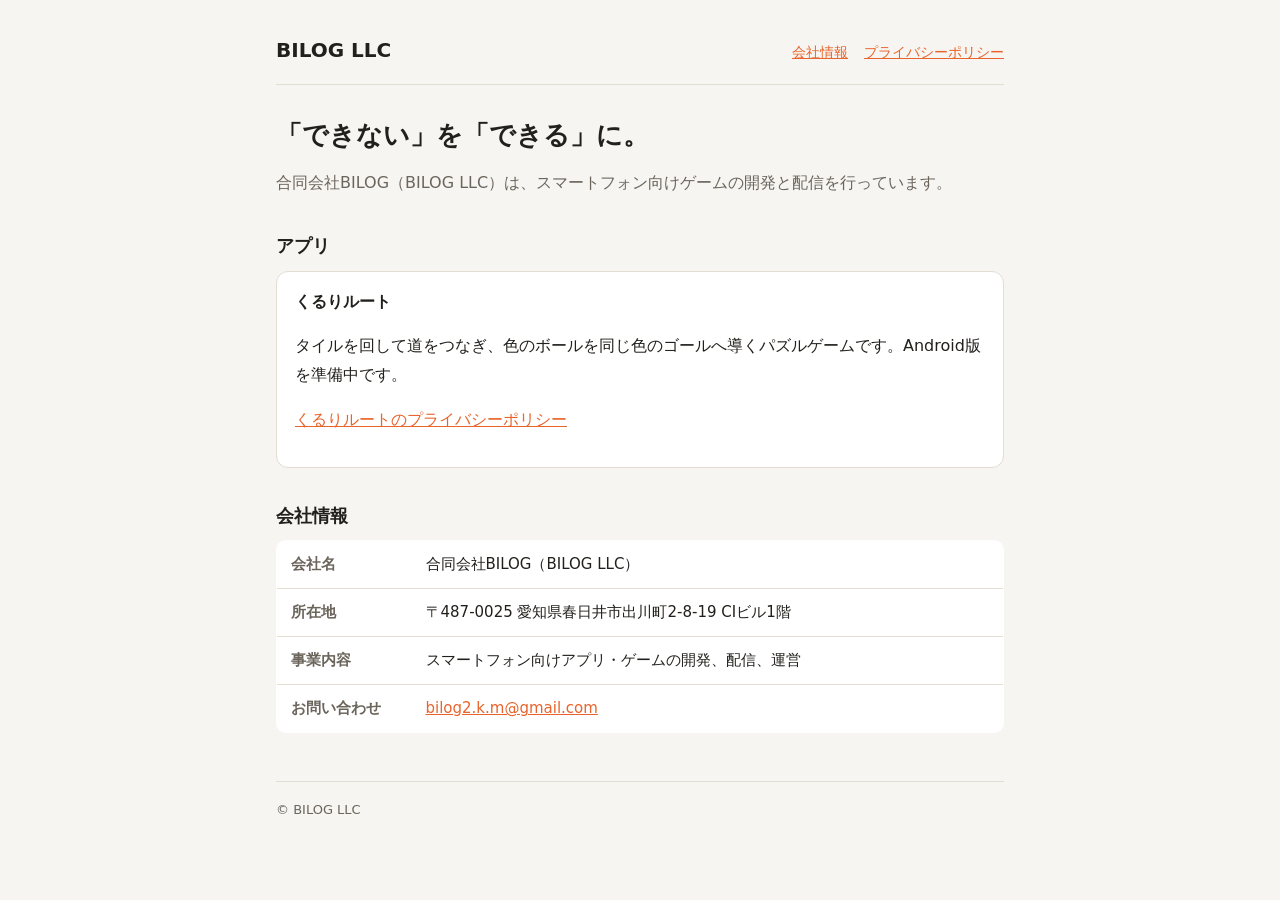
<file: index.html>
<!doctype html>
<html lang="ja">
  <head>
    <meta charset="utf-8" />
    <meta name="viewport" content="width=device-width, initial-scale=1" />
    <title>BILOG LLC</title>
    <meta name="description" content="合同会社BILOG（BILOG LLC）の会社情報とアプリの案内" />
    <link rel="stylesheet" href="style.css" />
  </head>
  <body>
    <div class="wrap">
      <header class="site">
        <a class="name" href="index.html">BILOG LLC</a>
        <nav><a href="index.html">会社情報</a><a href="privacy.html">プライバシーポリシー</a></nav>
      </header>

      <h1>「できない」を「できる」に。</h1>
      <p class="lead">合同会社BILOG（BILOG LLC）は、スマートフォン向けゲームの開発と配信を行っています。</p>

      <h2>アプリ</h2>
      <div class="card">
        <strong>くるりルート</strong>
        <p>タイルを回して道をつなぎ、色のボールを同じ色のゴールへ導くパズルゲームです。Android版を準備中です。</p>
        <p><a href="privacy.html">くるりルートのプライバシーポリシー</a></p>
      </div>

      <h2>会社情報</h2>
      <table>
        <tr><th>会社名</th><td>合同会社BILOG（BILOG LLC）</td></tr>
        <tr><th>所在地</th><td>〒487-0025 愛知県春日井市出川町2-8-19 CIビル1階</td></tr>
        <tr><th>事業内容</th><td>スマートフォン向けアプリ・ゲームの開発、配信、運営</td></tr>
        <tr><th>お問い合わせ</th><td><a href="mailto:bilog2.k.m@gmail.com">bilog2.k.m@gmail.com</a></td></tr>
      </table>

      <footer>© BILOG LLC</footer>
    </div>
  </body>
</html>
</file>
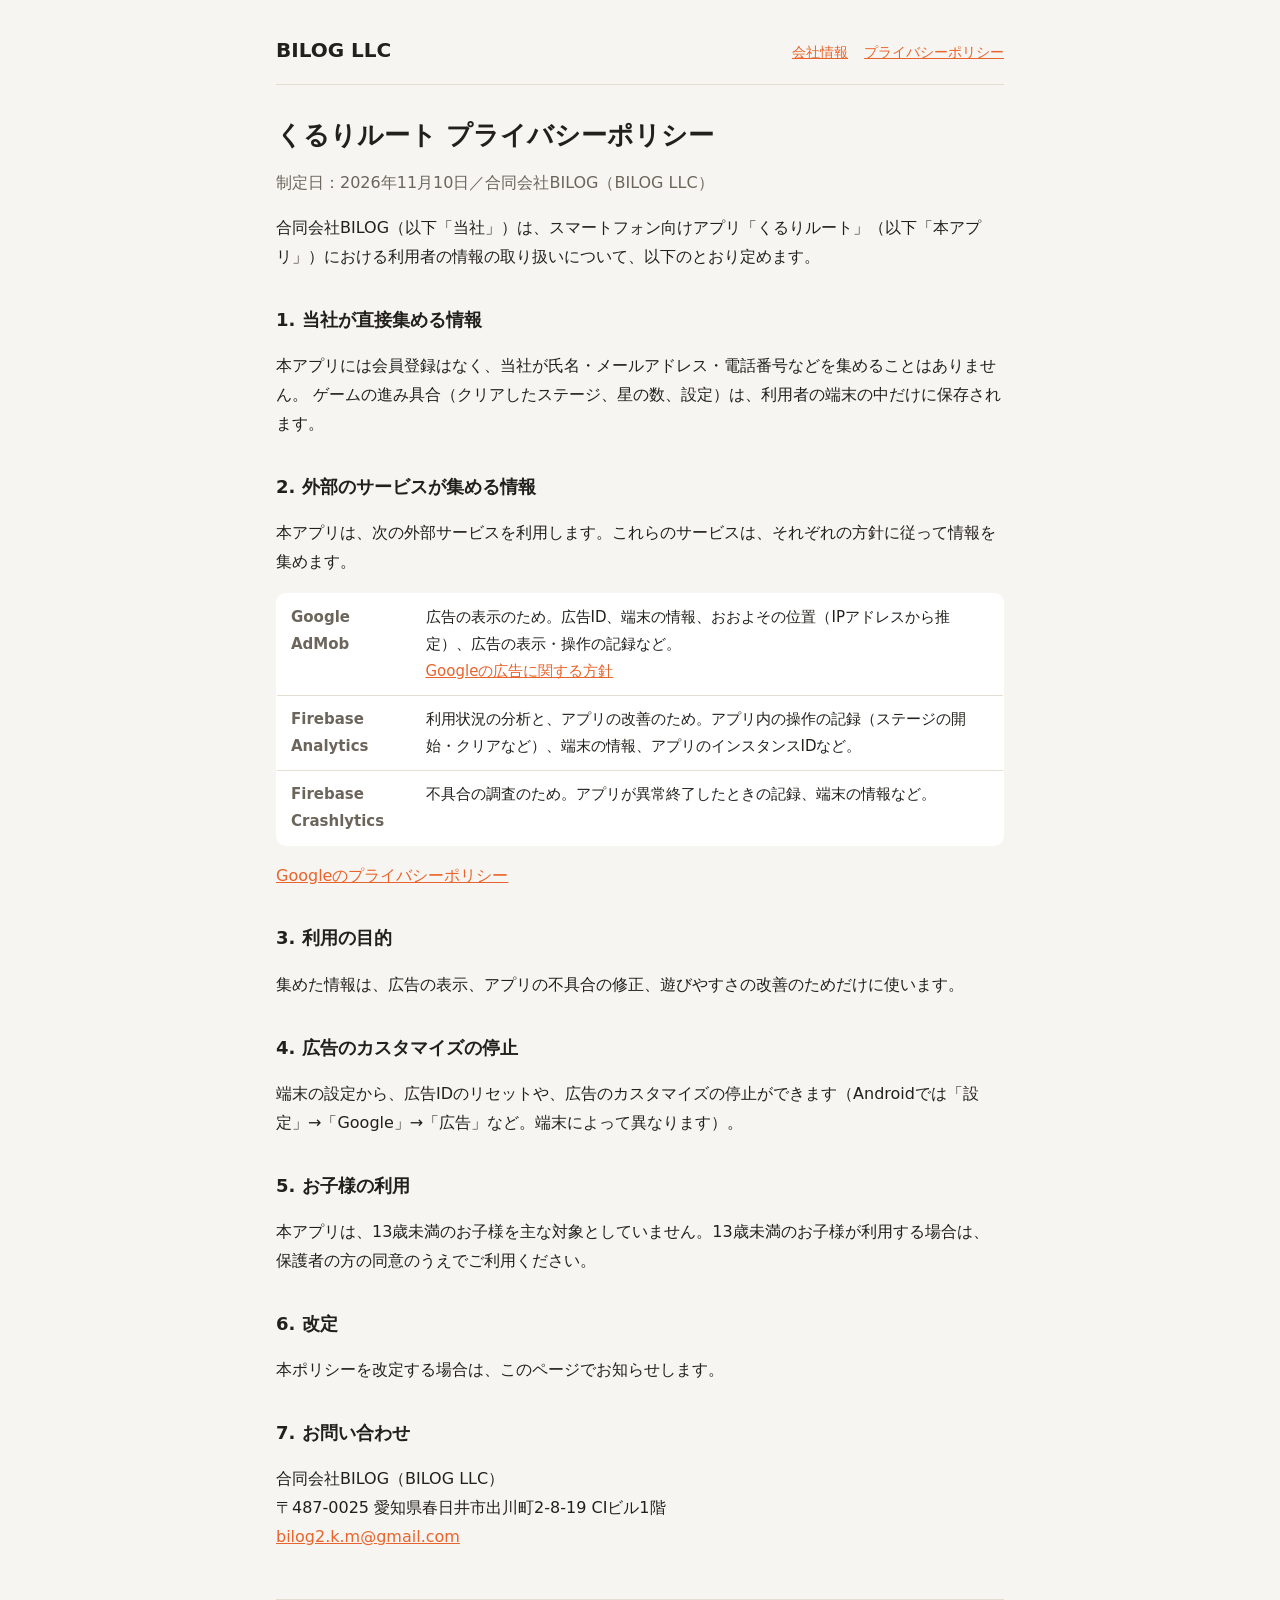
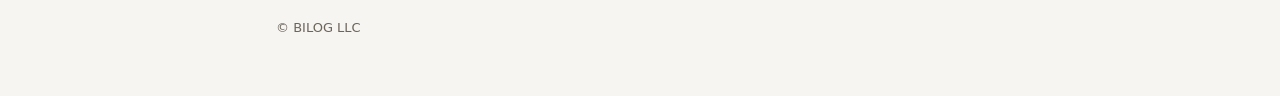
<file: privacy.html>
<!doctype html>
<html lang="ja">
  <head>
    <meta charset="utf-8" />
    <meta name="viewport" content="width=device-width, initial-scale=1" />
    <title>くるりルート プライバシーポリシー</title>
    <link rel="stylesheet" href="style.css" />
  </head>
  <body>
    <div class="wrap">
      <header class="site">
        <a class="name" href="index.html">BILOG LLC</a>
        <nav><a href="index.html">会社情報</a><a href="privacy.html">プライバシーポリシー</a></nav>
      </header>

      <h1>くるりルート プライバシーポリシー</h1>
      <p class="lead">制定日：2026年11月10日／合同会社BILOG（BILOG LLC）</p>

      <p>
        合同会社BILOG（以下「当社」）は、スマートフォン向けアプリ「くるりルート」（以下「本アプリ」）における利用者の情報の取り扱いについて、以下のとおり定めます。
      </p>

      <h2>1. 当社が直接集める情報</h2>
      <p>
        本アプリには会員登録はなく、当社が氏名・メールアドレス・電話番号などを集めることはありません。
        ゲームの進み具合（クリアしたステージ、星の数、設定）は、利用者の端末の中だけに保存されます。
      </p>

      <h2>2. 外部のサービスが集める情報</h2>
      <p>本アプリは、次の外部サービスを利用します。これらのサービスは、それぞれの方針に従って情報を集めます。</p>
      <table>
        <tr>
          <th>Google AdMob</th>
          <td>広告の表示のため。広告ID、端末の情報、おおよその位置（IPアドレスから推定）、広告の表示・操作の記録など。<br /><a href="https://policies.google.com/technologies/ads?hl=ja">Googleの広告に関する方針</a></td>
        </tr>
        <tr>
          <th>Firebase Analytics</th>
          <td>利用状況の分析と、アプリの改善のため。アプリ内の操作の記録（ステージの開始・クリアなど）、端末の情報、アプリのインスタンスIDなど。</td>
        </tr>
        <tr>
          <th>Firebase Crashlytics</th>
          <td>不具合の調査のため。アプリが異常終了したときの記録、端末の情報など。</td>
        </tr>
      </table>
      <p><a href="https://policies.google.com/privacy?hl=ja">Googleのプライバシーポリシー</a></p>

      <h2>3. 利用の目的</h2>
      <p>集めた情報は、広告の表示、アプリの不具合の修正、遊びやすさの改善のためだけに使います。</p>

      <h2>4. 広告のカスタマイズの停止</h2>
      <p>
        端末の設定から、広告IDのリセットや、広告のカスタマイズの停止ができます（Androidでは「設定」→「Google」→「広告」など。端末によって異なります）。
      </p>

      <h2>5. お子様の利用</h2>
      <p>本アプリは、13歳未満のお子様を主な対象としていません。13歳未満のお子様が利用する場合は、保護者の方の同意のうえでご利用ください。</p>

      <h2>6. 改定</h2>
      <p>本ポリシーを改定する場合は、このページでお知らせします。</p>

      <h2>7. お問い合わせ</h2>
      <p>合同会社BILOG（BILOG LLC）<br />〒487-0025 愛知県春日井市出川町2-8-19 CIビル1階<br /><a href="mailto:bilog2.k.m@gmail.com">bilog2.k.m@gmail.com</a></p>

      <footer>© BILOG LLC</footer>
    </div>
  </body>
</html>
</file>
<file: style.css>
/* BILOG LLC */
:root {
  --bg: #f7f5f1;
  --surface: #ffffff;
  --text: #22201c;
  --dim: #6b655c;
  --line: #e3ddd2;
  --accent: #e8642c;
  color-scheme: light;
}
@media (prefers-color-scheme: dark) {
  :root {
    --bg: #1b1a1e;
    --surface: #252429;
    --text: #f1eee8;
    --dim: #a7a29a;
    --line: #38363d;
    --accent: #ff8a5b;
    color-scheme: dark;
  }
}
* { box-sizing: border-box; }
body {
  margin: 0;
  background: var(--bg);
  color: var(--text);
  font-family: 'Hiragino Sans', 'Noto Sans JP', system-ui, sans-serif;
  line-height: 1.8;
}
.wrap {
  max-width: 760px;
  margin: 0 auto;
  padding: 32px max(16px, env(safe-area-inset-left, 0px)) 56px max(16px, env(safe-area-inset-right, 0px));
}
header.site {
  display: flex;
  flex-wrap: wrap;
  align-items: baseline;
  justify-content: space-between;
  gap: 8px 20px;
  padding-bottom: 16px;
  border-bottom: 1px solid var(--line);
}
header.site .name { font-size: 20px; font-weight: 700; color: var(--text); text-decoration: none; }
header.site nav { display: flex; gap: 16px; font-size: 14px; }
a { color: var(--accent); }
h1 { font-size: 26px; line-height: 1.4; margin: 32px 0 8px; text-wrap: balance; }
h2 { font-size: 18px; margin: 32px 0 8px; }
.lead { color: var(--dim); }
table { width: 100%; border-collapse: collapse; background: var(--surface); border: 1px solid var(--line); border-radius: 10px; overflow: hidden; }
th, td { text-align: left; padding: 10px 14px; border-bottom: 1px solid var(--line); vertical-align: top; font-size: 15px; }
th { width: 9em; color: var(--dim); font-weight: 600; }
tr:last-child th, tr:last-child td { border-bottom: 0; }
.card { background: var(--surface); border: 1px solid var(--line); border-radius: 12px; padding: 16px 18px; }
footer { margin-top: 48px; padding-top: 16px; border-top: 1px solid var(--line); color: var(--dim); font-size: 13px; }
</file>
